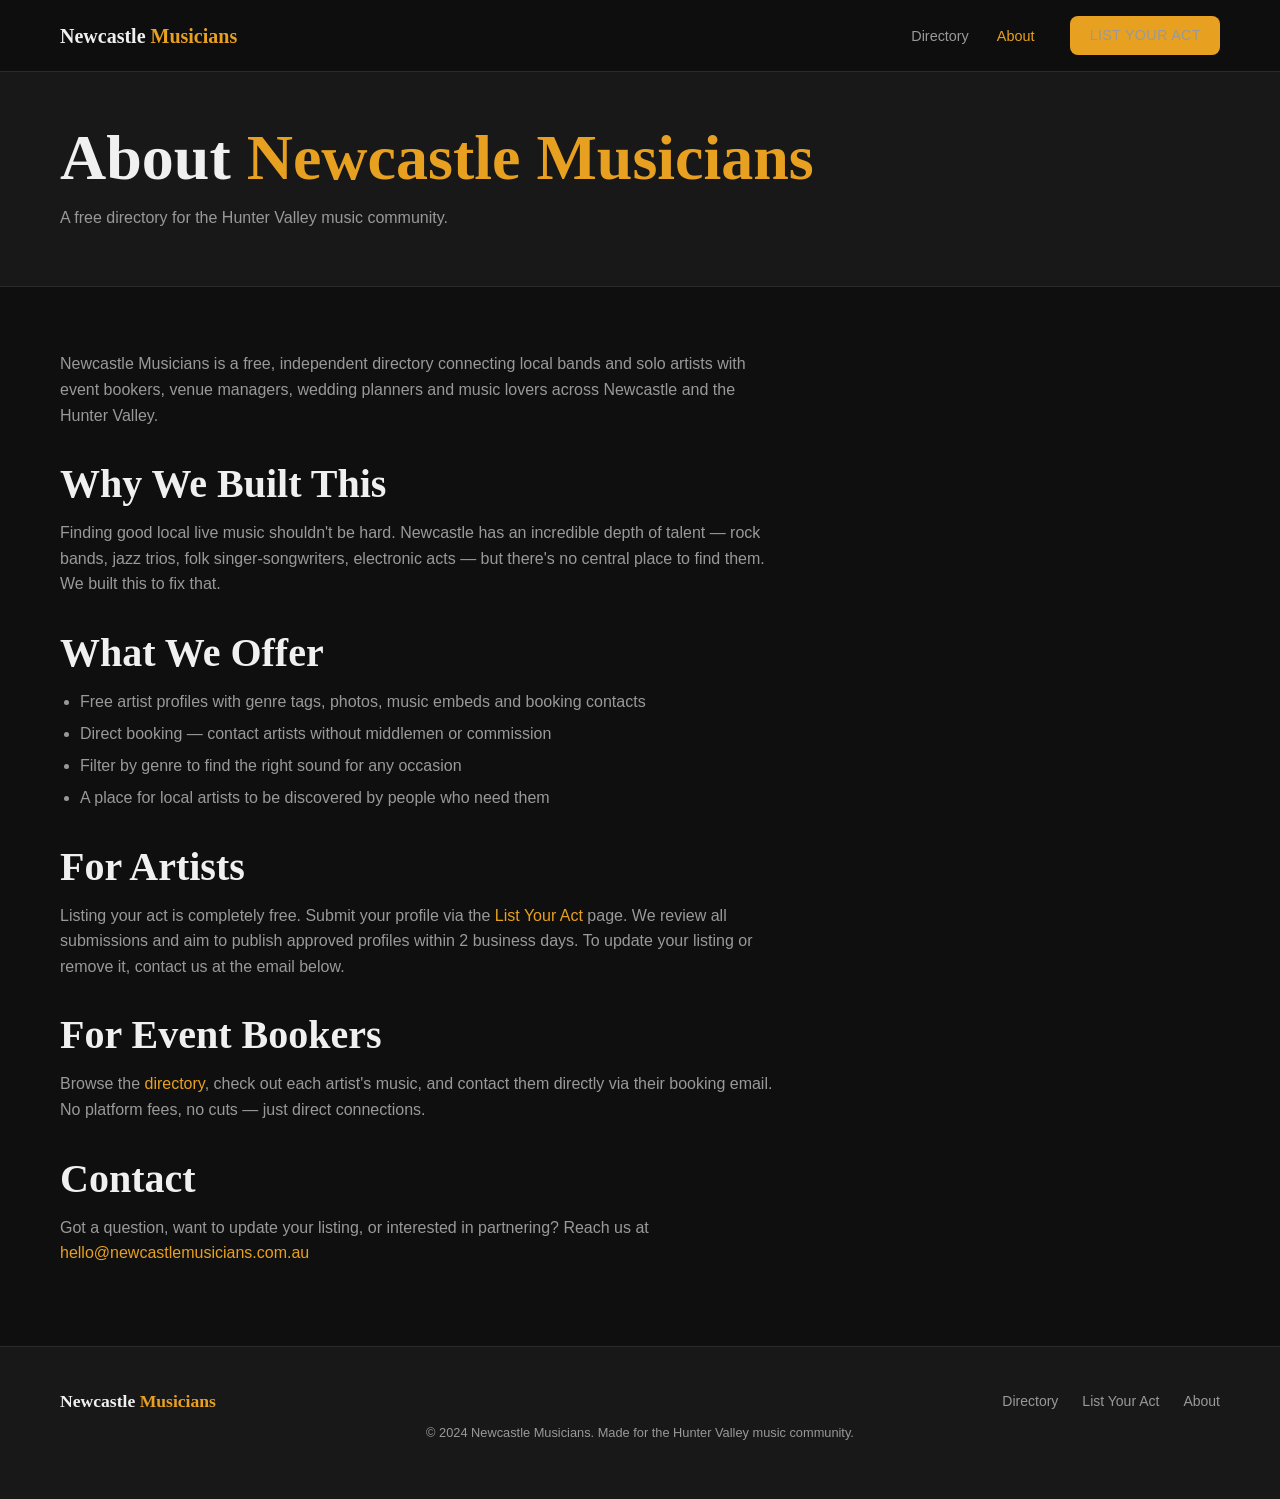
<file: about.html>
<!DOCTYPE html>
<html lang="en">
<head>
  <meta charset="UTF-8">
  <meta name="viewport" content="width=device-width, initial-scale=1.0">
  <title>About — Newcastle Musicians</title>
  <meta name="description" content="Newcastle Musicians is a free directory connecting local bands and artists with event bookers across Newcastle and the Hunter Valley.">
  <link rel="stylesheet" href="css/style.css">
</head>
<body>

  <nav class="nav">
    <div class="container nav-inner">
      <a href="index.html" class="nav-logo">Newcastle <span>Musicians</span></a>
      <button class="nav-toggle" aria-label="Toggle menu" onclick="document.querySelector('.nav-links').classList.toggle('open')">&#9776;</button>
      <ul class="nav-links">
        <li><a href="directory.html">Directory</a></li>
        <li><a href="about.html" class="active">About</a></li>
        <li><a href="submit.html" class="btn btn-primary btn-sm nav-cta">List Your Act</a></li>
      </ul>
    </div>
  </nav>

  <header class="page-header">
    <div class="container">
      <h1>About <span class="text-accent">Newcastle Musicians</span></h1>
      <p>A free directory for the Hunter Valley music community.</p>
    </div>
  </header>

  <section class="section">
    <div class="container">
      <div class="about-body">
        <p>Newcastle Musicians is a free, independent directory connecting local bands and solo artists with event bookers, venue managers, wedding planners and music lovers across Newcastle and the Hunter Valley.</p>

        <h2>Why We Built This</h2>
        <p>Finding good local live music shouldn't be hard. Newcastle has an incredible depth of talent — rock bands, jazz trios, folk singer-songwriters, electronic acts — but there's no central place to find them. We built this to fix that.</p>

        <h2>What We Offer</h2>
        <ul>
          <li>Free artist profiles with genre tags, photos, music embeds and booking contacts</li>
          <li>Direct booking — contact artists without middlemen or commission</li>
          <li>Filter by genre to find the right sound for any occasion</li>
          <li>A place for local artists to be discovered by people who need them</li>
        </ul>

        <h2>For Artists</h2>
        <p>Listing your act is completely free. Submit your profile via the <a href="submit.html">List Your Act</a> page. We review all submissions and aim to publish approved profiles within 2 business days. To update your listing or remove it, contact us at the email below.</p>

        <h2>For Event Bookers</h2>
        <p>Browse the <a href="directory.html">directory</a>, check out each artist's music, and contact them directly via their booking email. No platform fees, no cuts — just direct connections.</p>

        <h2>Contact</h2>
        <p>Got a question, want to update your listing, or interested in partnering? Reach us at <a href="mailto:hello@newcastlemusicians.com.au">hello@newcastlemusicians.com.au</a></p>
      </div>
    </div>
  </section>

  <footer class="footer">
    <div class="container">
      <div class="footer-inner">
        <span class="footer-logo">Newcastle <span>Musicians</span></span>
        <ul class="footer-links">
          <li><a href="directory.html">Directory</a></li>
          <li><a href="submit.html">List Your Act</a></li>
          <li><a href="about.html">About</a></li>
        </ul>
      </div>
      <p class="footer-copy">© 2024 Newcastle Musicians. Made for the Hunter Valley music community.</p>
    </div>
  </footer>

  <script src="js/main.js"></script>
</body>
</html>
</file>
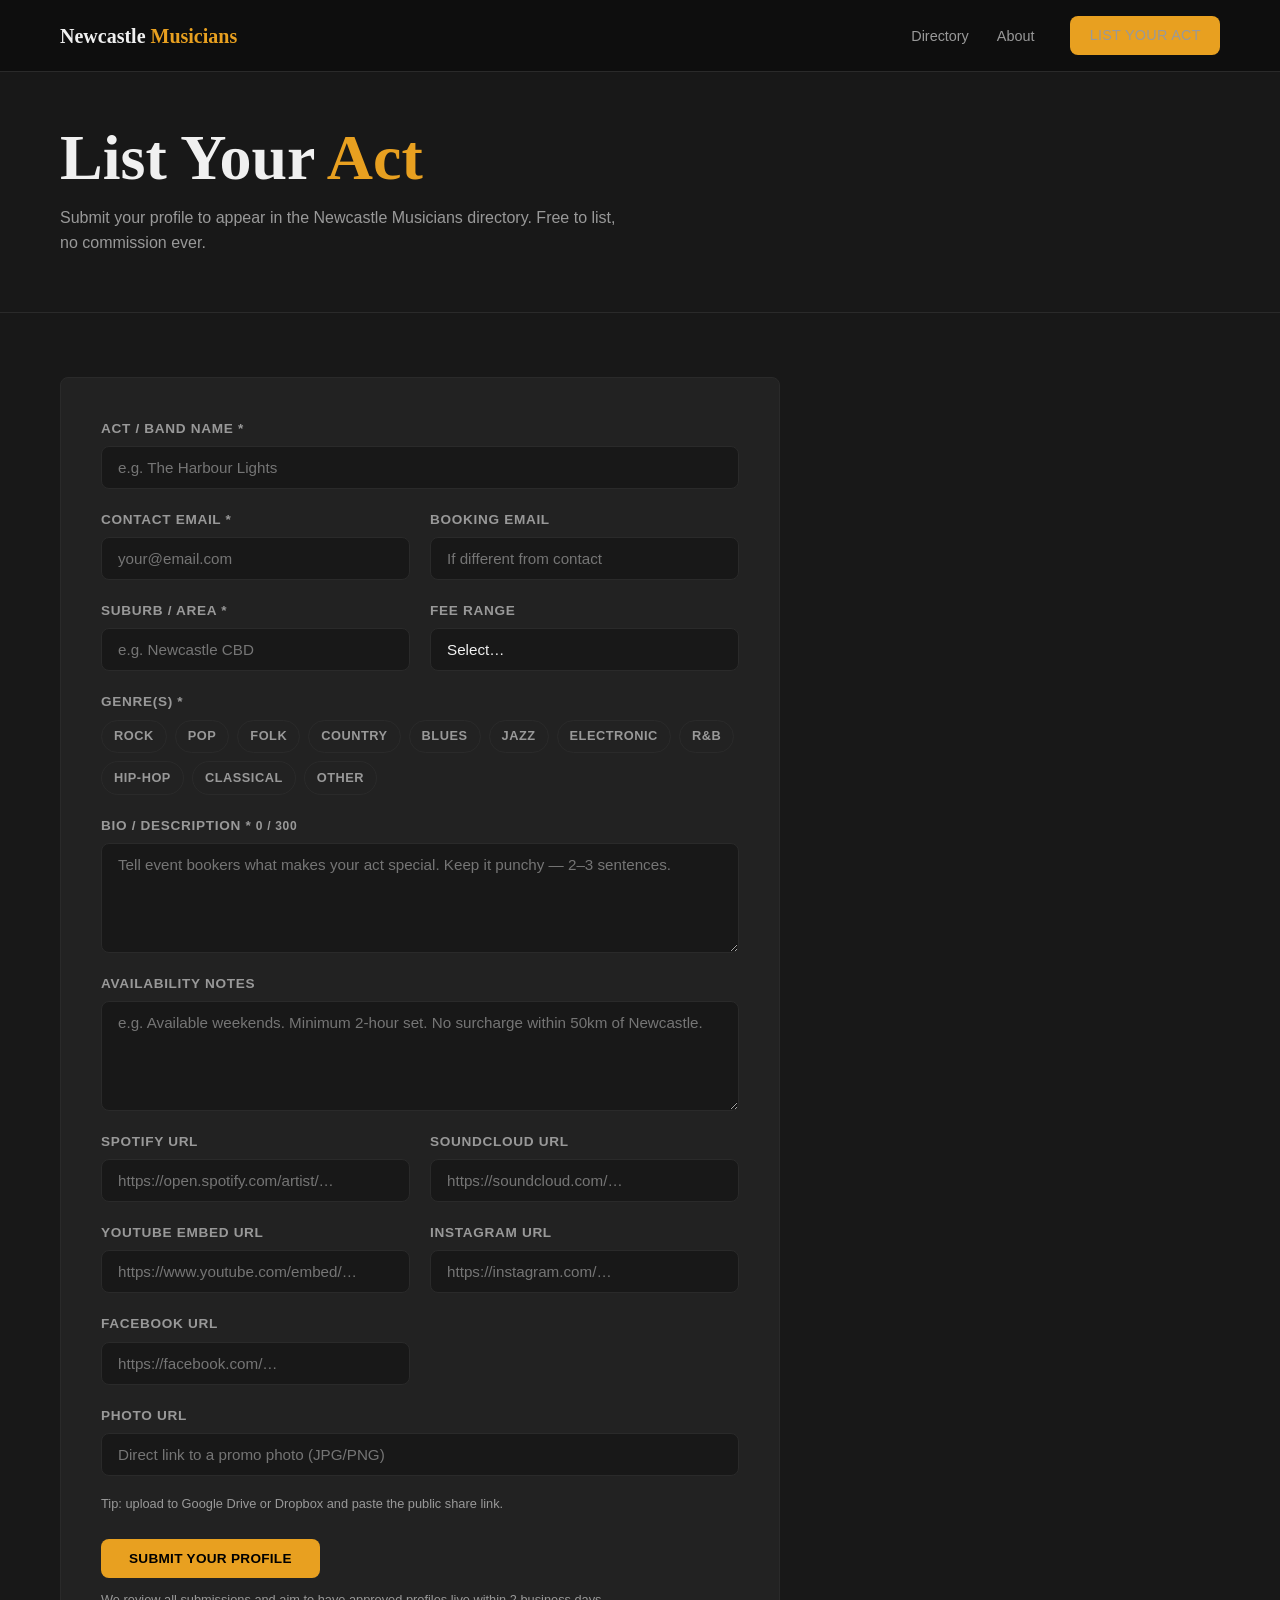
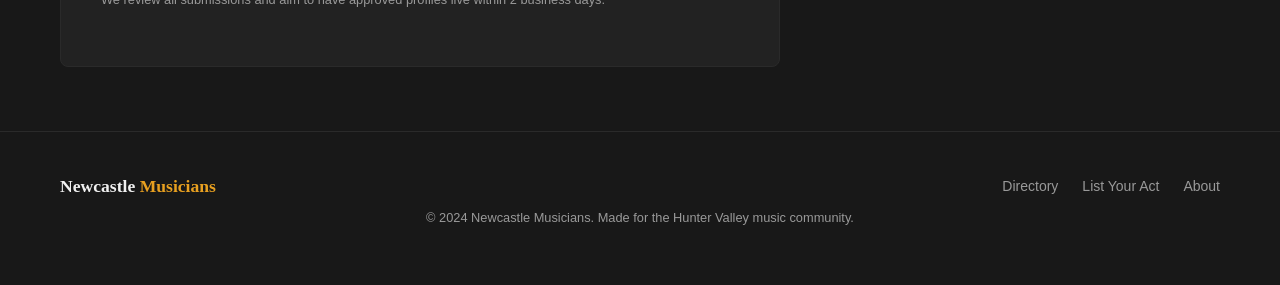
<file: submit.html>
<!DOCTYPE html>
<html lang="en">
<head>
  <meta charset="UTF-8">
  <meta name="viewport" content="width=device-width, initial-scale=1.0">
  <title>List Your Act — Newcastle Musicians</title>
  <meta name="description" content="Submit your band or artist profile to the Newcastle Musicians directory. Free to list.">
  <link rel="stylesheet" href="css/style.css">
</head>
<body>

  <nav class="nav">
    <div class="container nav-inner">
      <a href="index.html" class="nav-logo">Newcastle <span>Musicians</span></a>
      <button class="nav-toggle" aria-label="Toggle menu" onclick="document.querySelector('.nav-links').classList.toggle('open')">&#9776;</button>
      <ul class="nav-links">
        <li><a href="directory.html">Directory</a></li>
        <li><a href="about.html">About</a></li>
        <li><a href="submit.html" class="btn btn-primary btn-sm nav-cta">List Your Act</a></li>
      </ul>
    </div>
  </nav>

  <header class="page-header">
    <div class="container">
      <h1>List Your <span class="text-accent">Act</span></h1>
      <p>Submit your profile to appear in the Newcastle Musicians directory. Free to list, no commission ever.</p>
    </div>
  </header>

  <section class="section form-section">
    <div class="container">
      <div class="form-card">
        <form name="band-submission" method="POST" data-netlify="true" netlify-honeypot="bot-field" id="submit-form">
          <input type="hidden" name="form-name" value="band-submission">
          <p class="hidden"><label>Don't fill this out: <input name="bot-field"></label></p>

          <div class="form-grid">
            <!-- Band name -->
            <div class="form-group full">
              <label for="band-name">Act / Band Name *</label>
              <input type="text" id="band-name" name="band-name" required maxlength="100" placeholder="e.g. The Harbour Lights">
            </div>

            <!-- Contact email -->
            <div class="form-group">
              <label for="contact-email">Contact Email *</label>
              <input type="email" id="contact-email" name="contact-email" required placeholder="your@email.com">
            </div>

            <!-- Booking email -->
            <div class="form-group">
              <label for="booking-email">Booking Email</label>
              <input type="email" id="booking-email" name="booking-email" placeholder="If different from contact">
            </div>

            <!-- Location -->
            <div class="form-group">
              <label for="location">Suburb / Area *</label>
              <input type="text" id="location" name="location" required placeholder="e.g. Newcastle CBD">
            </div>

            <!-- Fee range -->
            <div class="form-group">
              <label for="fee-range">Fee Range</label>
              <select id="fee-range" name="fee-range">
                <option value="">Select…</option>
                <option value="$0–$500">$0 – $500</option>
                <option value="$500–$1500">$500 – $1,500</option>
                <option value="$1500+">$1,500+</option>
                <option value="POA">POA / Negotiable</option>
              </select>
            </div>

            <!-- Genre -->
            <div class="form-group full">
              <label>Genre(s) *</label>
              <div class="genre-checkboxes" id="genre-checkboxes">
                <label class="genre-check-label"><input type="checkbox" name="genre" value="Rock"> Rock</label>
                <label class="genre-check-label"><input type="checkbox" name="genre" value="Pop"> Pop</label>
                <label class="genre-check-label"><input type="checkbox" name="genre" value="Folk"> Folk</label>
                <label class="genre-check-label"><input type="checkbox" name="genre" value="Country"> Country</label>
                <label class="genre-check-label"><input type="checkbox" name="genre" value="Blues"> Blues</label>
                <label class="genre-check-label"><input type="checkbox" name="genre" value="Jazz"> Jazz</label>
                <label class="genre-check-label"><input type="checkbox" name="genre" value="Electronic"> Electronic</label>
                <label class="genre-check-label"><input type="checkbox" name="genre" value="R&B"> R&amp;B</label>
                <label class="genre-check-label"><input type="checkbox" name="genre" value="Hip-Hop"> Hip-Hop</label>
                <label class="genre-check-label"><input type="checkbox" name="genre" value="Classical"> Classical</label>
                <label class="genre-check-label"><input type="checkbox" name="genre" value="Other"> Other</label>
              </div>
            </div>

            <!-- Bio -->
            <div class="form-group full">
              <label for="bio">Bio / Description * <span id="bio-count" class="char-count">0 / 300</span></label>
              <textarea id="bio" name="bio" required maxlength="300" rows="4" placeholder="Tell event bookers what makes your act special. Keep it punchy — 2–3 sentences."></textarea>
            </div>

            <!-- Availability -->
            <div class="form-group full">
              <label for="availability">Availability Notes</label>
              <textarea id="availability" name="availability" rows="2" placeholder="e.g. Available weekends. Minimum 2-hour set. No surcharge within 50km of Newcastle."></textarea>
            </div>

            <!-- Social links -->
            <div class="form-group">
              <label for="spotify">Spotify URL</label>
              <input type="url" id="spotify" name="spotify" placeholder="https://open.spotify.com/artist/…">
            </div>
            <div class="form-group">
              <label for="soundcloud">SoundCloud URL</label>
              <input type="url" id="soundcloud" name="soundcloud" placeholder="https://soundcloud.com/…">
            </div>
            <div class="form-group">
              <label for="youtube">YouTube Embed URL</label>
              <input type="url" id="youtube" name="youtube" placeholder="https://www.youtube.com/embed/…">
            </div>
            <div class="form-group">
              <label for="instagram">Instagram URL</label>
              <input type="url" id="instagram" name="instagram" placeholder="https://instagram.com/…">
            </div>
            <div class="form-group">
              <label for="facebook">Facebook URL</label>
              <input type="url" id="facebook" name="facebook" placeholder="https://facebook.com/…">
            </div>

            <!-- Photo URL -->
            <div class="form-group full">
              <label for="photo">Photo URL</label>
              <input type="url" id="photo" name="photo" placeholder="Direct link to a promo photo (JPG/PNG)">
              <span class="form-note">Tip: upload to Google Drive or Dropbox and paste the public share link.</span>
            </div>
          </div>

          <div class="form-submit">
            <button type="submit" class="btn btn-primary">Submit Your Profile</button>
            <p class="form-note">We review all submissions and aim to have approved profiles live within 2 business days.</p>
          </div>

          <div class="success-msg" id="success-msg">
            ✅ Thanks! Your profile has been submitted. We'll be in touch within 2 business days.
          </div>
        </form>
      </div>
    </div>
  </section>

  <footer class="footer">
    <div class="container">
      <div class="footer-inner">
        <span class="footer-logo">Newcastle <span>Musicians</span></span>
        <ul class="footer-links">
          <li><a href="directory.html">Directory</a></li>
          <li><a href="submit.html">List Your Act</a></li>
          <li><a href="about.html">About</a></li>
        </ul>
      </div>
      <p class="footer-copy">© 2024 Newcastle Musicians. Made for the Hunter Valley music community.</p>
    </div>
  </footer>

  <script src="js/main.js"></script>
  <script>
    // Bio char count
    const bioEl = document.getElementById('bio');
    const bioCount = document.getElementById('bio-count');
    bioEl.addEventListener('input', () => { bioCount.textContent = bioEl.value.length + ' / 300'; });

    // Genre checkbox toggle styling
    document.querySelectorAll('.genre-check-label').forEach(label => {
      label.addEventListener('click', function() {
        setTimeout(() => {
          this.classList.toggle('checked', this.querySelector('input').checked);
        }, 0);
      });
    });

    // Netlify form success redirect handling
    const form = document.getElementById('submit-form');
    form.addEventListener('submit', function(e) {
      // Netlify handles POST — show success msg after short delay
      setTimeout(() => {
        document.getElementById('success-msg').style.display = 'block';
        form.reset();
        document.querySelectorAll('.genre-check-label').forEach(l => l.classList.remove('checked'));
        bioCount.textContent = '0 / 300';
      }, 800);
    });
  </script>
</body>
</html>
</file>
<file: css/style.css>
/* ============================================================
   NEWCASTLE MUSICIANS — style.css
   Dark theme, amber/gold accent, mobile-first
   ============================================================ */

:root {
  --bg:        #0f0f0f;
  --bg2:       #181818;
  --bg3:       #222222;
  --accent:    #e8a020;
  --accent2:   #f5b840;
  --text:      #f0f0f0;
  --text-muted:#999;
  --border:    #2a2a2a;
  --radius:    8px;
  --font:      'Inter', 'Helvetica Neue', Arial, sans-serif;
  --font-display: 'Georgia', 'Times New Roman', serif;
}

/* ---- Reset ---- */
*, *::before, *::after { box-sizing: border-box; margin: 0; padding: 0; }
html { scroll-behavior: smooth; }
body {
  background: var(--bg);
  color: var(--text);
  font-family: var(--font);
  font-size: 16px;
  line-height: 1.6;
}
img { display: block; max-width: 100%; }
a { color: var(--accent); text-decoration: none; }
a:hover { color: var(--accent2); }
ul { list-style: none; }

/* ---- Typography ---- */
h1, h2, h3, h4 { font-family: var(--font-display); line-height: 1.2; font-weight: 700; }
h1 { font-size: clamp(2rem, 6vw, 4rem); }
h2 { font-size: clamp(1.5rem, 4vw, 2.5rem); }
h3 { font-size: clamp(1.1rem, 2.5vw, 1.6rem); }
p { margin-bottom: 1rem; }

/* ---- Layout ---- */
.container { width: 100%; max-width: 1200px; margin: 0 auto; padding: 0 1.25rem; }
.section { padding: 4rem 0; }
.section-title { font-size: clamp(1.4rem, 3vw, 2rem); margin-bottom: 0.5rem; color: var(--text); }
.section-title span { color: var(--accent); }
.section-subtitle { color: var(--text-muted); margin-bottom: 2.5rem; font-size: 1rem; }
.divider { width: 48px; height: 3px; background: var(--accent); margin: 0.75rem 0 2rem; border-radius: 2px; }

/* ---- Buttons ---- */
.btn {
  display: inline-block;
  padding: 0.75rem 1.75rem;
  border-radius: var(--radius);
  font-weight: 600;
  cursor: pointer;
  border: none;
  transition: all 0.2s ease;
  letter-spacing: 0.02em;
  text-transform: uppercase;
  font-size: 0.85rem;
  font-family: var(--font);
}
.btn-primary { background: var(--accent); color: #000; }
.btn-primary:hover { background: var(--accent2); color: #000; transform: translateY(-1px); }
.btn-outline { background: transparent; border: 2px solid var(--accent); color: var(--accent); }
.btn-outline:hover { background: var(--accent); color: #000; transform: translateY(-1px); }
.btn-sm { padding: 0.5rem 1.2rem; font-size: 0.8rem; }

/* ---- Nav ---- */
.nav {
  position: sticky; top: 0; z-index: 100;
  background: rgba(15,15,15,0.95);
  backdrop-filter: blur(10px);
  border-bottom: 1px solid var(--border);
  padding: 1rem 0;
}
.nav-inner { display: flex; align-items: center; justify-content: space-between; gap: 1rem; }
.nav-logo { font-family: var(--font-display); font-size: 1.25rem; font-weight: 700; color: var(--text); white-space: nowrap; }
.nav-logo span { color: var(--accent); }
.nav-links { display: flex; align-items: center; gap: 1.75rem; }
.nav-links a { color: var(--text-muted); font-size: 0.9rem; font-weight: 500; transition: color 0.2s; white-space: nowrap; }
.nav-links a:hover, .nav-links a.active { color: var(--accent); }
.nav-cta { margin-left: 0.5rem; }
.nav-toggle { display: none; background: none; border: none; color: var(--text); font-size: 1.5rem; cursor: pointer; padding: 0.25rem; }
@media (max-width: 768px) {
  .nav-toggle { display: block; }
  .nav-links {
    display: none; position: absolute; top: 100%; left: 0; right: 0;
    background: var(--bg2); border-bottom: 1px solid var(--border);
    flex-direction: column; align-items: flex-start; gap: 0; padding: 1rem 1.25rem;
  }
  .nav-links.open { display: flex; }
  .nav-links a { padding: 0.65rem 0; width: 100%; border-bottom: 1px solid var(--border); }
  .nav-links a:last-child { border: none; }
  .nav-cta { margin-left: 0; }
}

/* ---- Hero ---- */
.hero {
  min-height: 90vh; display: flex; align-items: center;
  position: relative; overflow: hidden;
  background: linear-gradient(135deg, #0f0f0f 0%, #1a1208 60%, #0f0f0f 100%);
}
.hero::before {
  content: ''; position: absolute; inset: 0;
  background: radial-gradient(ellipse at 30% 50%, rgba(232,160,32,0.12) 0%, transparent 60%);
}
.hero-content { position: relative; z-index: 1; max-width: 720px; }
.hero-eyebrow {
  display: inline-block;
  background: rgba(232,160,32,0.15); border: 1px solid rgba(232,160,32,0.3);
  color: var(--accent); font-size: 0.8rem; font-weight: 600;
  letter-spacing: 0.1em; text-transform: uppercase;
  padding: 0.35rem 0.85rem; border-radius: 20px; margin-bottom: 1.5rem;
}
.hero h1 { margin-bottom: 1.25rem; }
.hero h1 span { color: var(--accent); }
.hero-sub { font-size: clamp(1rem, 2vw, 1.2rem); color: var(--text-muted); margin-bottom: 2.5rem; max-width: 520px; }
.hero-actions { display: flex; gap: 1rem; flex-wrap: wrap; }
.hero-stats { display: flex; gap: 2.5rem; margin-top: 4rem; flex-wrap: wrap; }
.hero-stat-num { font-size: 2rem; font-weight: 700; color: var(--accent); font-family: var(--font-display); }
.hero-stat-label { font-size: 0.8rem; color: var(--text-muted); text-transform: uppercase; letter-spacing: 0.05em; }

/* ---- Featured ---- */
.featured { background: var(--bg2); }

/* ---- Band Card Grid ---- */
.band-grid { display: grid; grid-template-columns: repeat(auto-fill, minmax(280px, 1fr)); gap: 1.5rem; }
.band-card {
  background: var(--bg2); border: 1px solid var(--border);
  border-radius: var(--radius); overflow: hidden;
  transition: transform 0.2s ease, border-color 0.2s ease, box-shadow 0.2s ease;
  cursor: pointer;
}
.band-card:hover { transform: translateY(-4px); border-color: var(--accent); box-shadow: 0 8px 30px rgba(232,160,32,0.15); }
.band-card-img { width: 100%; aspect-ratio: 16/9; object-fit: cover; background: var(--bg3); }
.band-card-img-placeholder {
  width: 100%; aspect-ratio: 16/9; background: var(--bg3);
  display: flex; align-items: center; justify-content: center; font-size: 3rem; color: var(--border);
}
.band-card-body { padding: 1.25rem; }
.band-card-name { font-size: 1.15rem; font-weight: 700; margin-bottom: 0.35rem; color: var(--text); }
.band-card-location { font-size: 0.8rem; color: var(--text-muted); margin-bottom: 0.6rem; display: flex; align-items: center; gap: 0.3rem; }
.band-card-bio {
  font-size: 0.875rem; color: var(--text-muted); margin-bottom: 1rem;
  display: -webkit-box; -webkit-line-clamp: 3; -webkit-box-orient: vertical; overflow: hidden;
}
.band-card-footer { display: flex; align-items: center; justify-content: space-between; gap: 0.5rem; flex-wrap: wrap; }
.genre-tags { display: flex; gap: 0.4rem; flex-wrap: wrap; }
.genre-tag {
  font-size: 0.72rem; font-weight: 600; letter-spacing: 0.04em; text-transform: uppercase;
  padding: 0.25rem 0.6rem; border-radius: 20px;
  background: rgba(232,160,32,0.12); border: 1px solid rgba(232,160,32,0.25); color: var(--accent);
}

/* ---- Filter bar ---- */
.filter-bar { background: var(--bg2); border-bottom: 1px solid var(--border); padding: 1.25rem 0; position: sticky; top: 65px; z-index: 90; }
.filter-inner { display: flex; gap: 0.75rem; flex-wrap: wrap; align-items: center; }
.filter-label { color: var(--text-muted); font-size: 0.85rem; font-weight: 600; text-transform: uppercase; letter-spacing: 0.06em; margin-right: 0.25rem; }
.filter-btn {
  background: transparent; border: 1px solid var(--border); color: var(--text-muted);
  padding: 0.4rem 1rem; border-radius: 20px; font-size: 0.8rem; cursor: pointer;
  transition: all 0.15s; font-family: var(--font);
}
.filter-btn:hover, .filter-btn.active { background: var(--accent); border-color: var(--accent); color: #000; font-weight: 600; }

/* ---- Profile page ---- */
.profile-hero { background: var(--bg2); border-bottom: 1px solid var(--border); padding: 3rem 0; }
.profile-hero-inner { display: grid; grid-template-columns: 280px 1fr; gap: 2.5rem; align-items: start; }
.profile-photo { width: 100%; aspect-ratio: 1; object-fit: cover; border-radius: var(--radius); border: 2px solid var(--border); background: var(--bg3); }
.profile-photo-placeholder {
  width: 100%; aspect-ratio: 1; background: var(--bg3); border-radius: var(--radius);
  display: flex; align-items: center; justify-content: center; font-size: 5rem; color: var(--border);
  border: 2px solid var(--border);
}
.profile-name { margin-bottom: 0.5rem; }
.profile-location { color: var(--text-muted); margin-bottom: 1rem; font-size: 0.9rem; }
.profile-fee {
  display: inline-block; background: rgba(232,160,32,0.12);
  border: 1px solid rgba(232,160,32,0.3); color: var(--accent);
  font-size: 0.8rem; font-weight: 600; padding: 0.35rem 0.85rem; border-radius: 20px; margin-bottom: 1.25rem;
}
.profile-bio { color: var(--text-muted); margin-bottom: 1.5rem; font-size: 0.95rem; }
.profile-socials { display: flex; gap: 0.75rem; flex-wrap: wrap; margin-bottom: 1.5rem; }
.social-link {
  display: inline-flex; align-items: center; gap: 0.4rem;
  font-size: 0.8rem; font-weight: 600; text-transform: uppercase; letter-spacing: 0.04em;
  color: var(--text-muted); border: 1px solid var(--border);
  padding: 0.35rem 0.85rem; border-radius: 20px; transition: all 0.15s;
}
.social-link:hover { color: var(--accent); border-color: var(--accent); }
@media (max-width: 640px) {
  .profile-hero-inner { grid-template-columns: 1fr; }
  .profile-photo, .profile-photo-placeholder { max-width: 220px; }
}

/* ---- Media embeds ---- */
.embed-section { background: var(--bg); }
.embed-grid { display: grid; gap: 1.5rem; }
.embed-wrap { background: var(--bg2); border: 1px solid var(--border); border-radius: var(--radius); overflow: hidden; }
.embed-label { padding: 0.75rem 1rem; font-size: 0.8rem; font-weight: 600; text-transform: uppercase; letter-spacing: 0.06em; color: var(--text-muted); border-bottom: 1px solid var(--border); }
.embed-wrap iframe { width: 100%; border: none; display: block; }

/* ---- Forms ---- */
.form-section { background: var(--bg2); }
.form-card { background: var(--bg3); border: 1px solid var(--border); border-radius: var(--radius); padding: 2.5rem; max-width: 720px; }
.form-grid { display: grid; grid-template-columns: 1fr 1fr; gap: 1.25rem; }
@media (max-width: 600px) { .form-grid { grid-template-columns: 1fr; } }
.form-group { display: flex; flex-direction: column; gap: 0.4rem; }
.form-group.full { grid-column: 1 / -1; }
label { font-size: 0.85rem; font-weight: 600; color: var(--text-muted); text-transform: uppercase; letter-spacing: 0.05em; }
input, select, textarea {
  background: var(--bg2); border: 1px solid var(--border); border-radius: var(--radius);
  color: var(--text); font-family: var(--font); font-size: 0.95rem;
  padding: 0.75rem 1rem; width: 100%; transition: border-color 0.2s; -webkit-appearance: none;
}
input:focus, select:focus, textarea:focus { outline: none; border-color: var(--accent); }
textarea { resize: vertical; min-height: 110px; }
select option { background: var(--bg2); }
.char-count { font-size: 0.75rem; color: var(--text-muted); text-align: right; }
.form-submit { margin-top: 1.5rem; }
.form-note { font-size: 0.8rem; color: var(--text-muted); margin-top: 0.75rem; }
.success-msg {
  display: none; background: rgba(50,200,80,0.1); border: 1px solid rgba(50,200,80,0.3);
  color: #5de08a; padding: 1rem 1.25rem; border-radius: var(--radius); margin-top: 1rem; font-size: 0.9rem;
}
.genre-checkboxes { display: flex; flex-wrap: wrap; gap: 0.5rem; }
.genre-check-label {
  display: flex; align-items: center; gap: 0.35rem; cursor: pointer;
  font-size: 0.8rem; font-weight: 600; text-transform: uppercase; letter-spacing: 0.04em;
  color: var(--text-muted); border: 1px solid var(--border);
  padding: 0.35rem 0.75rem; border-radius: 20px; transition: all 0.15s; user-select: none;
}
.genre-check-label input { display: none; }
.genre-check-label:hover { border-color: var(--accent); color: var(--accent); }
.genre-check-label.checked { background: var(--accent); border-color: var(--accent); color: #000; }

/* ---- Availability ---- */
.avail-box { background: var(--bg2); border: 1px solid var(--border); border-radius: var(--radius); padding: 1.25rem 1.5rem; font-size: 0.9rem; color: var(--text-muted); line-height: 1.7; }

/* ---- Page header ---- */
.page-header { background: var(--bg2); border-bottom: 1px solid var(--border); padding: 3rem 0 2.5rem; }
.page-header h1 { margin-bottom: 0.5rem; }
.page-header p { color: var(--text-muted); max-width: 560px; }

/* ---- About page ---- */
.about-body { max-width: 720px; }
.about-body h2 { margin: 2rem 0 0.75rem; }
.about-body p { color: var(--text-muted); }
.about-body ul { margin-left: 1.25rem; list-style: disc; margin-bottom: 1rem; }
.about-body ul li { color: var(--text-muted); margin-bottom: 0.4rem; }

/* ---- Footer ---- */
.footer { background: var(--bg2); border-top: 1px solid var(--border); padding: 2.5rem 0; margin-top: auto; }
.footer-inner { display: flex; justify-content: space-between; align-items: center; flex-wrap: wrap; gap: 1rem; }
.footer-logo { font-family: var(--font-display); font-size: 1.1rem; font-weight: 700; color: var(--text); }
.footer-logo span { color: var(--accent); }
.footer-links { display: flex; gap: 1.5rem; }
.footer-links a { color: var(--text-muted); font-size: 0.875rem; }
.footer-links a:hover { color: var(--accent); }
.footer-copy { color: var(--text-muted); font-size: 0.8rem; width: 100%; text-align: center; margin-top: 0.5rem; }
@media (max-width: 600px) { .footer-inner { flex-direction: column; align-items: flex-start; } }

/* ---- States ---- */
.loading { text-align: center; color: var(--text-muted); padding: 3rem; font-size: 0.95rem; }
.empty-state { text-align: center; color: var(--text-muted); padding: 4rem 1rem; }
.empty-state p { margin-bottom: 1.5rem; }

/* ---- Back link ---- */
.back-link { display: inline-flex; align-items: center; gap: 0.4rem; font-size: 0.85rem; color: var(--text-muted); margin-bottom: 1.5rem; transition: color 0.15s; }
.back-link:hover { color: var(--accent); }

/* ---- Utility ---- */
.text-accent { color: var(--accent); }
.text-muted  { color: var(--text-muted); }
.mt-1 { margin-top: 0.5rem; }
.mt-2 { margin-top: 1rem; }
.mt-3 { margin-top: 1.5rem; }
.mb-2 { margin-bottom: 1rem; }
.hidden { display: none !important; }
</file>
